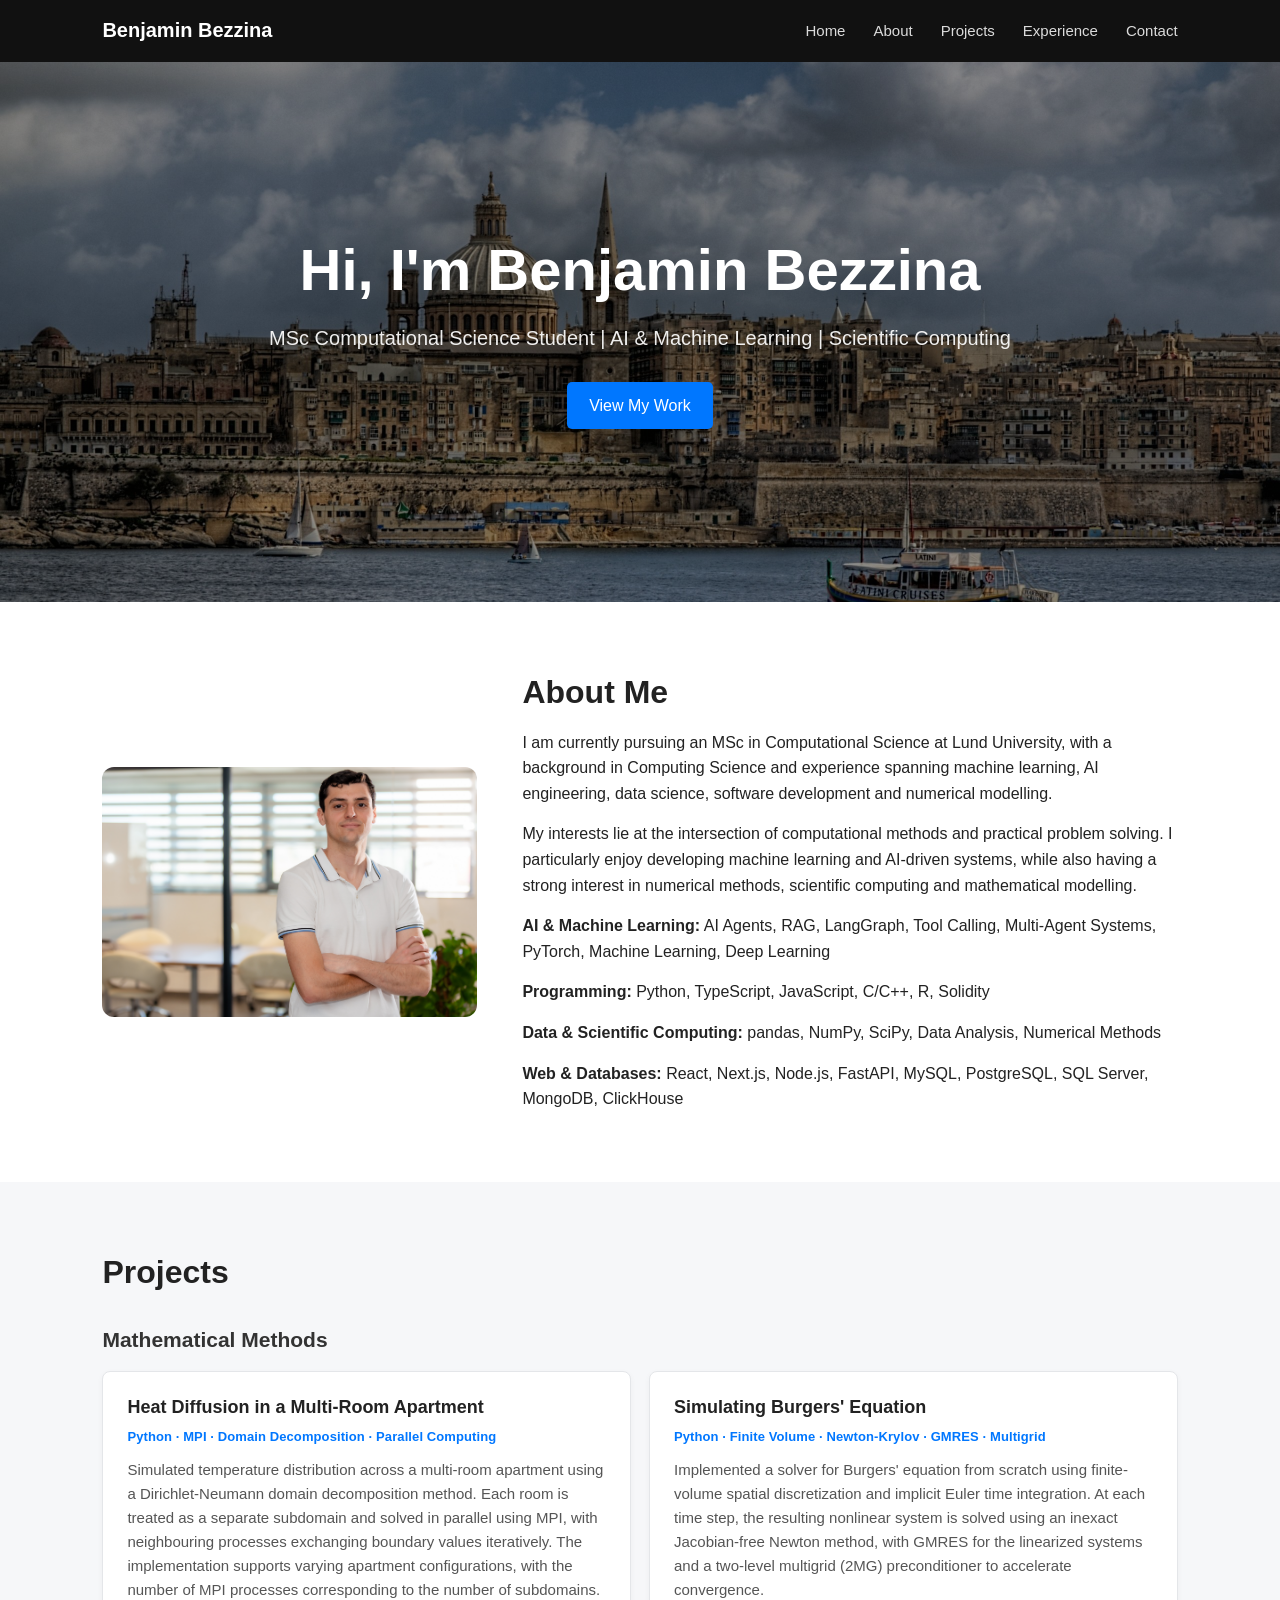
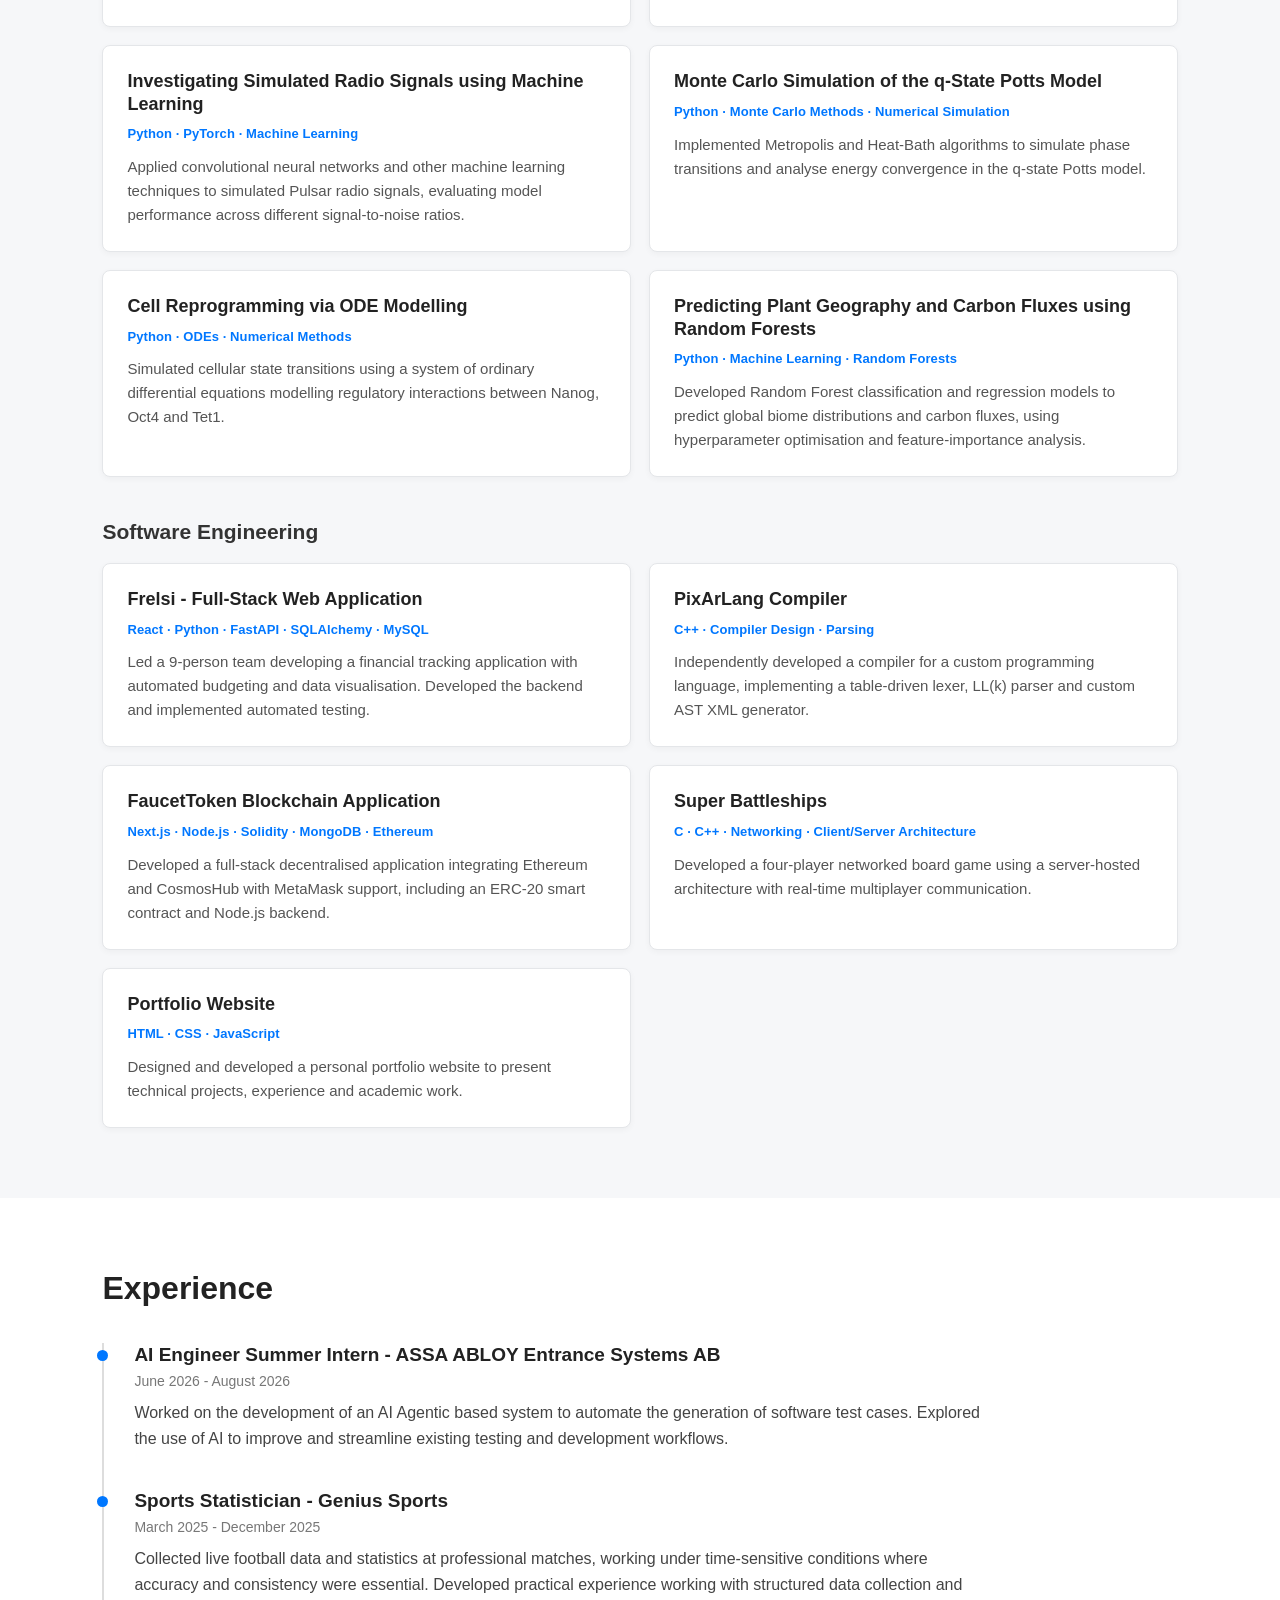
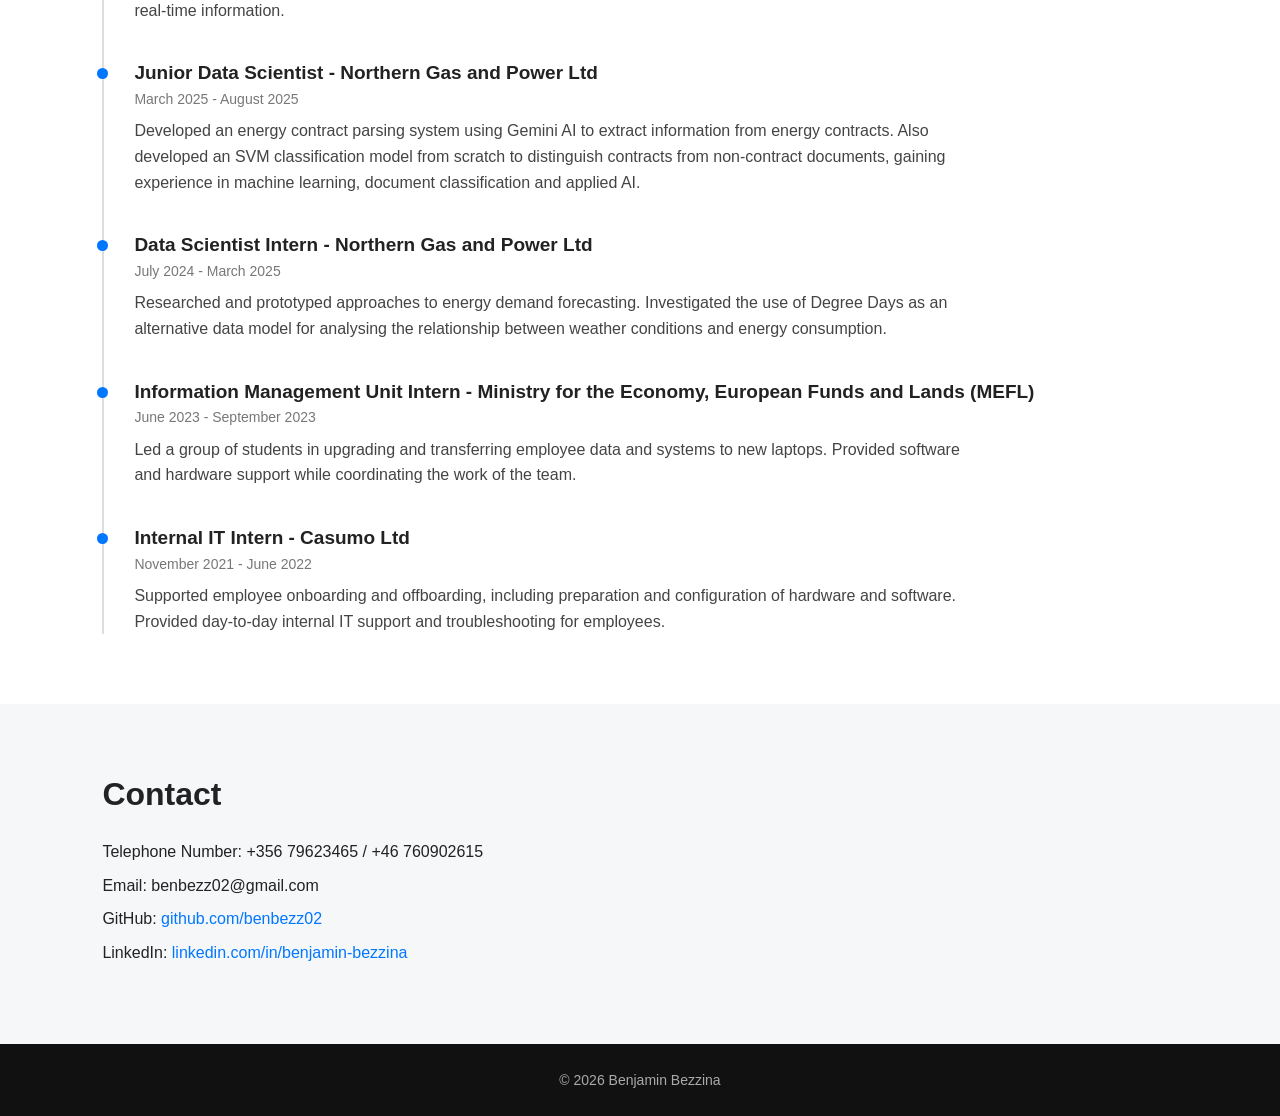
<file: index.html>
<!DOCTYPE html>
<html lang="en">
<head>
  <meta charset="UTF-8">
  <meta name="viewport" content="width=device-width, initial-scale=1.0">
  <title>Benjamin Bezzina | Portfolio</title>
  <link rel="stylesheet" href="style.css">
</head>
<body>

<!-- NAVBAR -->
<header>
  <nav class="navbar">
    <h2 class="logo">Benjamin Bezzina</h2>
    <ul>
      <li><a href="#home">Home</a></li>
      <li><a href="#about">About</a></li>
      <li><a href="#projects">Projects</a></li>
      <li><a href="#experience">Experience</a></li>
      <li><a href="#contact">Contact</a></li>
    </ul>
  </nav>
</header>

<!-- HERO SECTION -->
<section id="home" class="hero">
  <div class="hero-content">
    <h1>Hi, I'm Benjamin Bezzina</h1>
    <p>MSc Computational Science Student | AI & Machine Learning | Scientific Computing</p>
    <a href="#projects" class="btn">View My Work</a>
  </div>
</section>

<!-- ABOUT -->
<section id="about" class="section">
  <div class="container">
    <img src="images/profile.jpg" alt="profile" class="profile-img">
    <div>
      <h2>About Me</h2>
      <p>
        I am currently pursuing an MSc in Computational Science at Lund University,
        with a background in Computing Science and experience spanning machine
        learning, AI engineering, data science, software development and numerical
        modelling.
      </p>
      <p>
        My interests lie at the intersection of computational methods and practical
        problem solving. I particularly enjoy developing machine learning and
        AI-driven systems, while also having a strong interest in numerical methods,
        scientific computing and mathematical modelling.
      </p>
      <p>
        <strong>AI & Machine Learning:</strong>
        AI Agents, RAG, LangGraph, Tool Calling, Multi-Agent Systems,
        PyTorch, Machine Learning, Deep Learning
      </p>
      <p>
        <strong>Programming:</strong>
        Python, TypeScript, JavaScript, C/C++, R, Solidity
      </p>
      <p>
        <strong>Data & Scientific Computing:</strong>
        pandas, NumPy, SciPy, Data Analysis, Numerical Methods
      </p>
      <p>
        <strong>Web & Databases:</strong>
        React, Next.js, Node.js, FastAPI, MySQL, PostgreSQL,
        SQL Server, MongoDB, ClickHouse
      </p>
    </div>
  </div>
</section>

<!-- PROJECTS -->
<section id="projects" class="section light">
  <h2>Projects</h2>

  <h3 class="project-category">Mathematical Methods</h3>

  <div class="cards">

    <div class="card">
      <h4>Heat Diffusion in a Multi-Room Apartment</h4>
      <p class="project-tech">Python · MPI · Domain Decomposition · Parallel Computing</p>
      <p>
        Simulated temperature distribution across a multi-room apartment using a 
        Dirichlet-Neumann domain decomposition method. Each room is treated as a 
        separate subdomain and solved in parallel using MPI, with neighbouring 
        processes exchanging boundary values iteratively. The implementation 
        supports varying apartment configurations, with the number of MPI processes 
        corresponding to the number of subdomains.
      </p>
    </div>

    <div class="card">
      <h4>Simulating Burgers' Equation</h4>
      <p class="project-tech">Python · Finite Volume · Newton-Krylov · GMRES · Multigrid</p>
      <p>
        Implemented a solver for Burgers' equation from scratch using finite-volume 
        spatial discretization and implicit Euler time integration. At each time 
        step, the resulting nonlinear system is solved using an inexact 
        Jacobian-free Newton method, with GMRES for the linearized systems and a 
        two-level multigrid (2MG) preconditioner to accelerate convergence.
      </p>
    </div>

    <div class="card">
      <h4>Investigating Simulated Radio Signals using Machine Learning</h4>
      <p class="project-tech">Python · PyTorch · Machine Learning</p>
      <p>
        Applied convolutional neural networks and other machine learning
        techniques to simulated Pulsar radio signals, evaluating model performance
        across different signal-to-noise ratios.
      </p>
    </div>

    <div class="card">
      <h4>Monte Carlo Simulation of the q-State Potts Model</h4>
      <p class="project-tech">Python · Monte Carlo Methods · Numerical Simulation</p>
      <p>
        Implemented Metropolis and Heat-Bath algorithms to simulate phase
        transitions and analyse energy convergence in the q-state Potts model.
      </p>
    </div>

    <div class="card">
      <h4>Cell Reprogramming via ODE Modelling</h4>
      <p class="project-tech">Python · ODEs · Numerical Methods</p>
      <p>
        Simulated cellular state transitions using a system of ordinary
        differential equations modelling regulatory interactions between
        Nanog, Oct4 and Tet1.
      </p>
    </div>

    <div class="card">
      <h4>Predicting Plant Geography and Carbon Fluxes using Random Forests</h4>
      <p class="project-tech">Python · Machine Learning · Random Forests</p>
      <p>
        Developed Random Forest classification and regression models to predict
        global biome distributions and carbon fluxes, using hyperparameter
        optimisation and feature-importance analysis.
      </p>
    </div>

  </div>


  <h3 class="project-category">Software Engineering</h3>

  <div class="cards">

    <div class="card">
      <h4>Frelsi - Full-Stack Web Application</h4>
      <p class="project-tech">React · Python · FastAPI · SQLAlchemy · MySQL</p>
      <p>
        Led a 9-person team developing a financial tracking application with
        automated budgeting and data visualisation. Developed the backend and
        implemented automated testing.
      </p>
    </div>

    <div class="card">
      <h4>PixArLang Compiler</h4>
      <p class="project-tech">C++ · Compiler Design · Parsing</p>
      <p>
        Independently developed a compiler for a custom programming language,
        implementing a table-driven lexer, LL(k) parser and custom AST XML
        generator.
      </p>
    </div>

    <div class="card">
      <h4>FaucetToken Blockchain Application</h4>
      <p class="project-tech">Next.js · Node.js · Solidity · MongoDB · Ethereum</p>
      <p>
        Developed a full-stack decentralised application integrating Ethereum
        and CosmosHub with MetaMask support, including an ERC-20 smart contract
        and Node.js backend.
      </p>
    </div>

    <div class="card">
      <h4>Super Battleships</h4>
      <p class="project-tech">C · C++ · Networking · Client/Server Architecture</p>
      <p>
        Developed a four-player networked board game using a server-hosted
        architecture with real-time multiplayer communication.
      </p>
    </div>

    <div class="card">
      <h4>Portfolio Website</h4>
      <p class="project-tech">HTML · CSS · JavaScript</p>
      <p>
        Designed and developed a personal portfolio website to present
        technical projects, experience and academic work.
      </p>
    </div>

  </div>
</section>

<!-- EXPERIENCE -->
<section id="experience" class="section">
  <h2>Experience</h2>

  <div class="timeline">
    <div>
      <h3>AI Engineer Summer Intern - ASSA ABLOY Entrance Systems AB</h3>
      <p>June 2026 - August 2026</p>
      <p>Worked on the development of an AI Agentic based system to automate the generation
        of software test cases. Explored the use of AI to improve and streamline
        existing testing and development workflows.</p>
    </div>

    <div>
      <h3>Sports Statistician - Genius Sports</h3>
      <p>March 2025 - December 2025</p>
      <p>Collected live football data and statistics at professional matches,
        working under time-sensitive conditions where accuracy and consistency
        were essential. Developed practical experience working with structured
        data collection and real-time information.</p>
    </div>

    <div>
      <h3>Junior Data Scientist - Northern Gas and Power Ltd</h3>
      <p>March 2025 - August 2025</p>
      <p>Developed an energy contract parsing system using Gemini AI to extract
        information from energy contracts. Also developed an SVM classification
        model from scratch to distinguish contracts from non-contract documents,
        gaining experience in machine learning, document classification and
        applied AI.</p>
    </div>

    <div>
      <h3>Data Scientist Intern - Northern Gas and Power Ltd</h3>
      <p>July 2024 - March 2025</p>
      <p>Researched and prototyped approaches to energy demand forecasting.
        Investigated the use of Degree Days as an alternative data model for
        analysing the relationship between weather conditions and energy
        consumption.</p>
    </div>

    <div>
      <h3>Information Management Unit Intern - Ministry for the Economy, European Funds and Lands (MEFL)</h3>
      <p>June 2023 - September 2023</p>
      <p>Led a group of students in upgrading and transferring employee data and
        systems to new laptops. Provided software and hardware support while
        coordinating the work of the team.</p>
    </div>

    <div>
      <h3>Internal IT Intern - Casumo Ltd</h3>
      <p>November 2021 - June 2022</p>
      <p> Supported employee onboarding and offboarding, including preparation and
        configuration of hardware and software. Provided day-to-day internal IT
        support and troubleshooting for employees.</p>
    </div>
  </div>
</section>

<!-- CONTACT -->
<section id="contact" class="section light">
  <h2>Contact</h2>
  <p>Telephone Number: +356 79623465 / +46 760902615</p>
  <p>Email: benbezz02@gmail.com</p>
  <p>GitHub: <a href="https://github.com/benbezz02">github.com/benbezz02</a></p>
  <p>LinkedIn: <a href="https://www.linkedin.com/in/benjamin-bezzina-727259222">linkedin.com/in/benjamin-bezzina</a></p>
</section>

<footer>
  <p>© 2026 Benjamin Bezzina</p>
</footer>

</body>
</html>
</file>
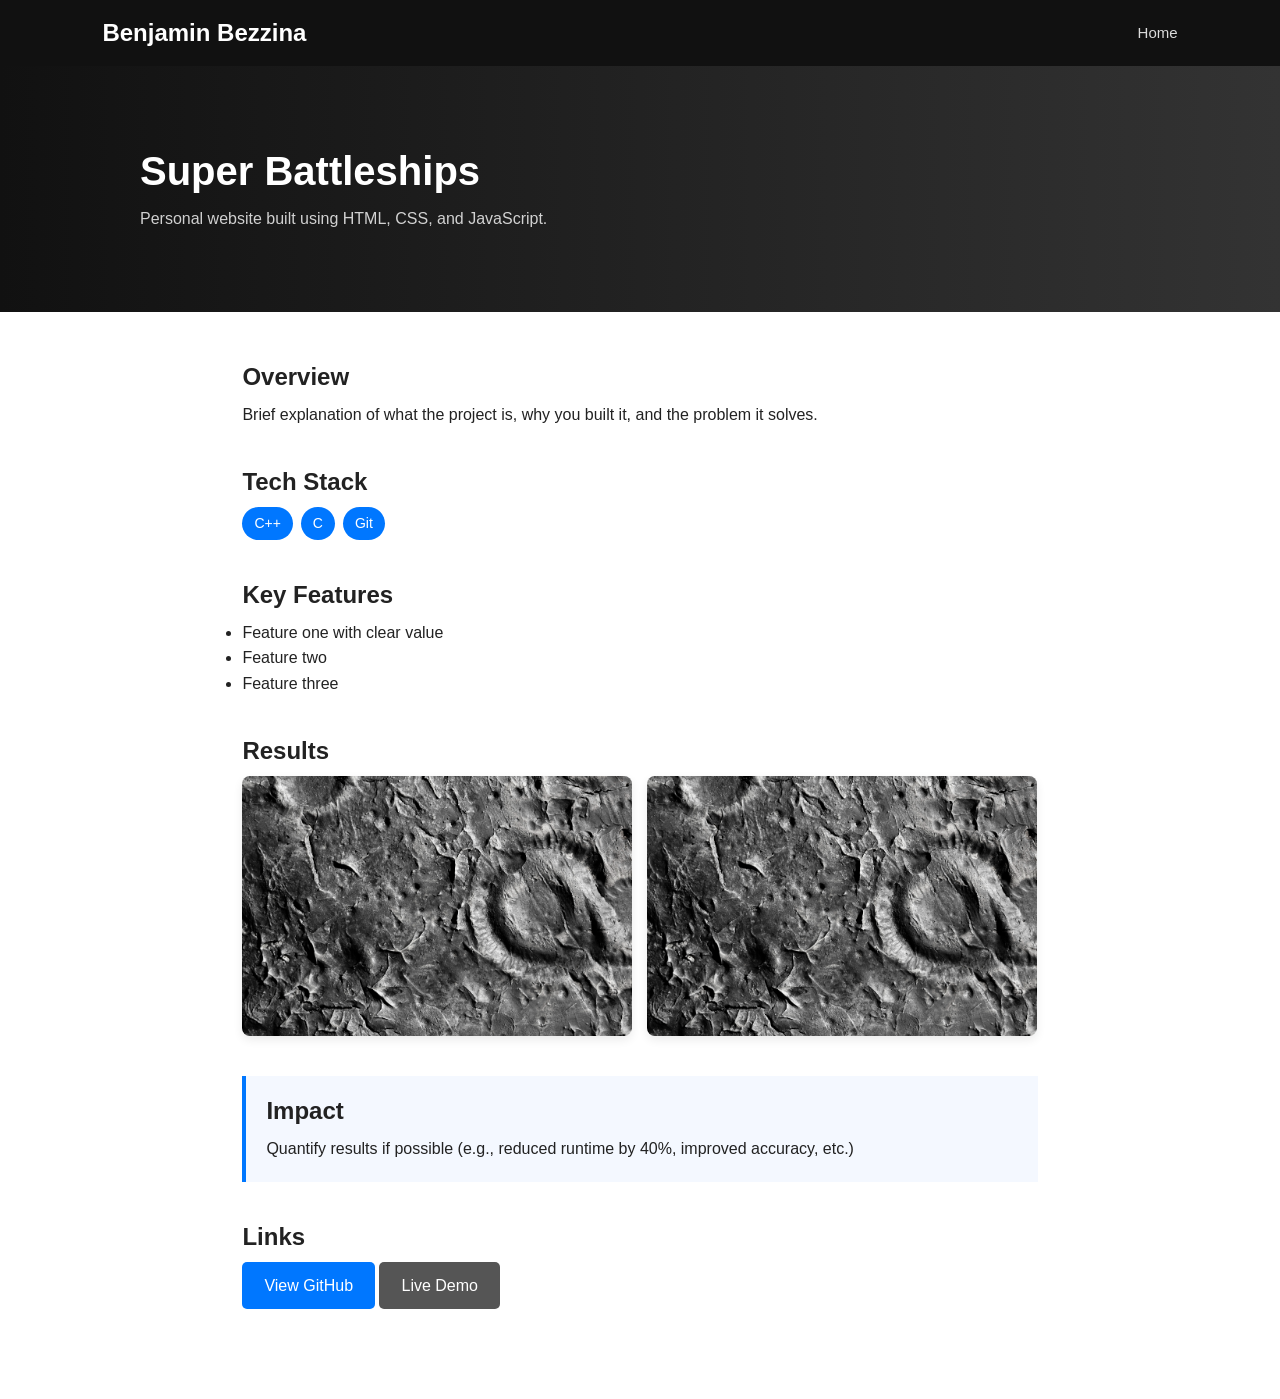
<file: projects/battleships.html>
<!DOCTYPE html>
<html lang="en">
<head>
  <meta charset="UTF-8">
  <meta name="viewport" content="width=device-width, initial-scale=1.0">
  <title>Super Battleships</title>
  <link rel="stylesheet" href="../style.css">
</head>
<body>

<!-- NAV -->
<nav class="navbar">
  <h2>Benjamin Bezzina</h2>
  <ul>
    <li><a href="../index.html">Home</a></li>
  </ul>
</nav>

<!-- HERO -->
<section class="project-hero">
  <h1>Super Battleships</h1>
  <p class="subtitle">Personal website built using HTML, CSS, and JavaScript.</p>
</section>

<!-- MAIN CONTENT -->
<section class="project-container">

  <!-- OVERVIEW -->
  <div class="project-section">
    <h2>Overview</h2>
    <p>
      Brief explanation of what the project is, why you built it, and the problem it solves.
    </p>
  </div>

  <!-- TECH STACK -->
  <div class="project-section">
    <h2>Tech Stack</h2>
    <div class="tags">
      <span>C++</span>
      <span>C</span>
      <span>Git</span>
    </div>
  </div>

  <!-- FEATURES -->
  <div class="project-section">
    <h2>Key Features</h2>
    <ul>
      <li>Feature one with clear value</li>
      <li>Feature two</li>
      <li>Feature three</li>
    </ul>
  </div>

  <!-- IMAGE / RESULTS -->
  <div class="project-section">
    <h2>Results</h2>
    <div class="image-grid">
      <img src="../images/testImage.png">
      <img src="../images/testImage.png">
    </div>
  </div>

  <!-- IMPACT -->
  <div class="project-section highlight">
    <h2>Impact</h2>
    <p>
      Quantify results if possible (e.g., reduced runtime by 40%, improved accuracy, etc.)
    </p>
  </div>

  <!-- LINKS -->
  <div class="project-section">
    <h2>Links</h2>
    <a href="#" class="btn">View GitHub</a>
    <a href="#" class="btn secondary">Live Demo</a>
  </div>

</section>

</body>
</html>
</file>
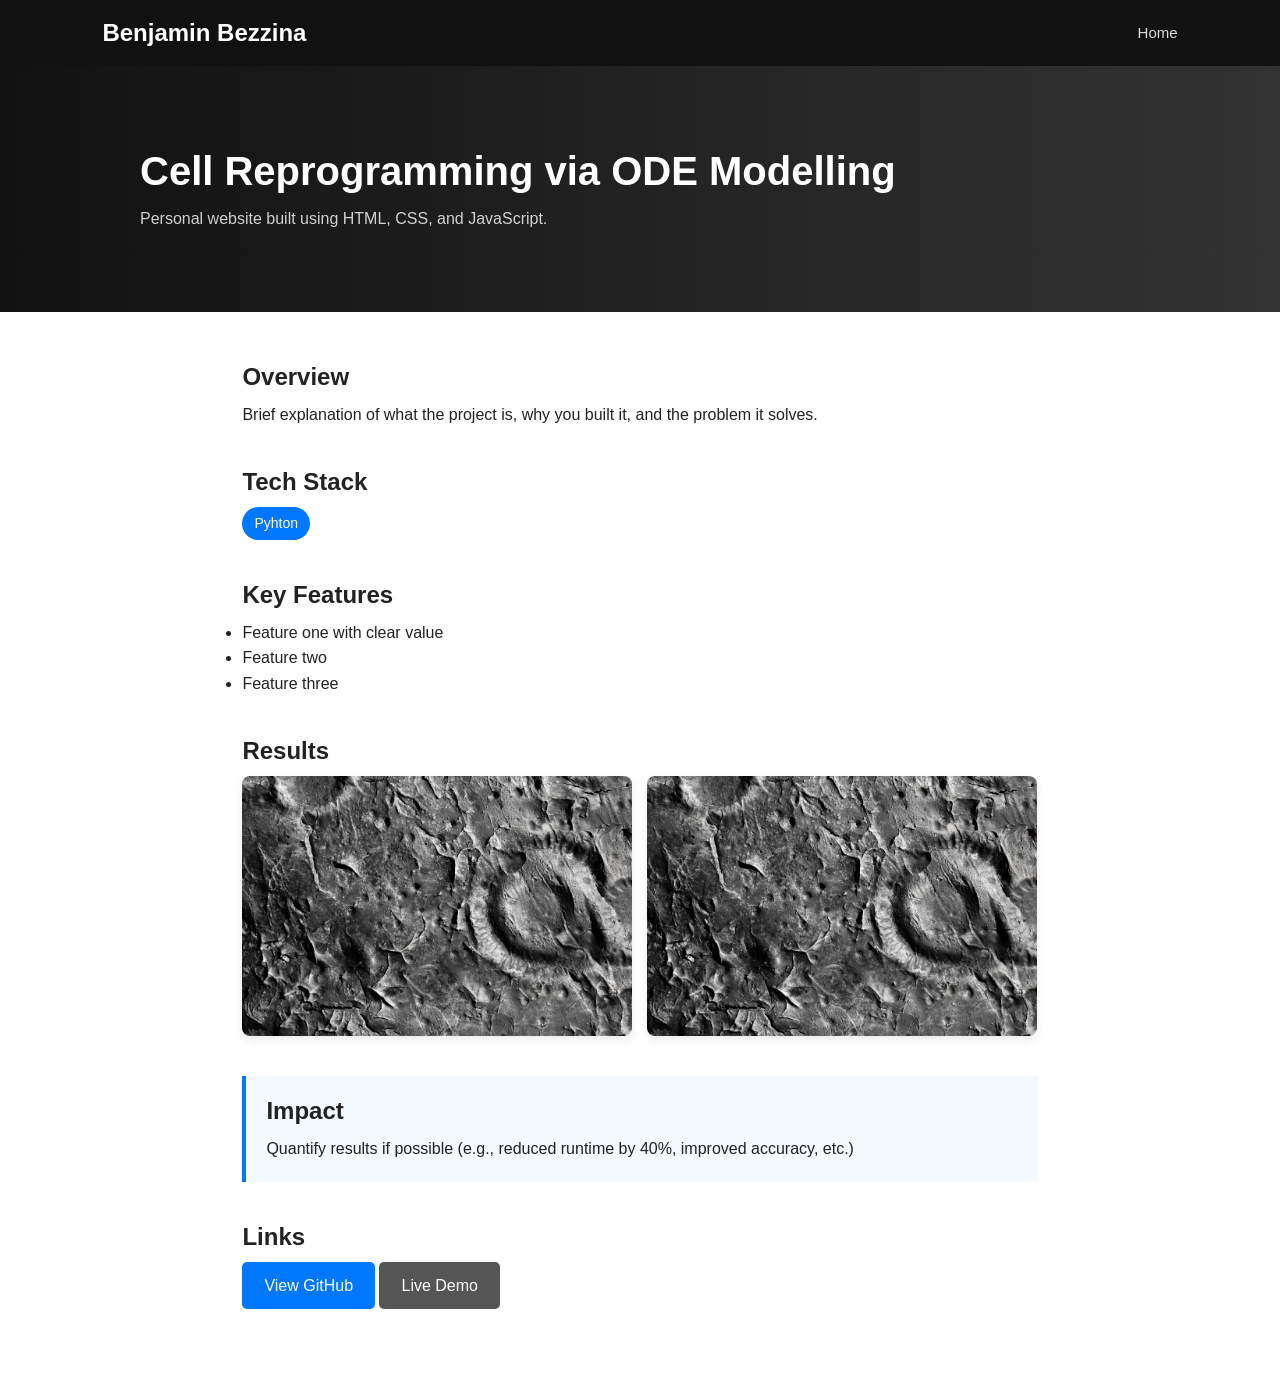
<file: projects/cell_reprogramming.html>
<!DOCTYPE html>
<html lang="en">
<head>
  <meta charset="UTF-8">
  <meta name="viewport" content="width=device-width, initial-scale=1.0">
  <title>Cell Reprogramming</title>
  <link rel="stylesheet" href="../style.css">
</head>
<body>

<!-- NAV -->
<nav class="navbar">
  <h2>Benjamin Bezzina</h2>
  <ul>
    <li><a href="../index.html">Home</a></li>
  </ul>
</nav>

<!-- HERO -->
<section class="project-hero">
  <h1>Cell Reprogramming via ODE Modelling</h1>
  <p class="subtitle">Personal website built using HTML, CSS, and JavaScript.</p>
</section>

<!-- MAIN CONTENT -->
<section class="project-container">

  <!-- OVERVIEW -->
  <div class="project-section">
    <h2>Overview</h2>
    <p>
      Brief explanation of what the project is, why you built it, and the problem it solves.
    </p>
  </div>

  <!-- TECH STACK -->
  <div class="project-section">
    <h2>Tech Stack</h2>
    <div class="tags">
      <span>Pyhton</span>
    </div>
  </div>

  <!-- FEATURES -->
  <div class="project-section">
    <h2>Key Features</h2>
    <ul>
      <li>Feature one with clear value</li>
      <li>Feature two</li>
      <li>Feature three</li>
    </ul>
  </div>

  <!-- IMAGE / RESULTS -->
  <div class="project-section">
    <h2>Results</h2>
    <div class="image-grid">
      <img src="../images/testImage.png">
      <img src="../images/testImage.png">
    </div>
  </div>

  <!-- IMPACT -->
  <div class="project-section highlight">
    <h2>Impact</h2>
    <p>
      Quantify results if possible (e.g., reduced runtime by 40%, improved accuracy, etc.)
    </p>
  </div>

  <!-- LINKS -->
  <div class="project-section">
    <h2>Links</h2>
    <a href="#" class="btn">View GitHub</a>
    <a href="#" class="btn secondary">Live Demo</a>
  </div>

</section>

</body>
</html>
</file>
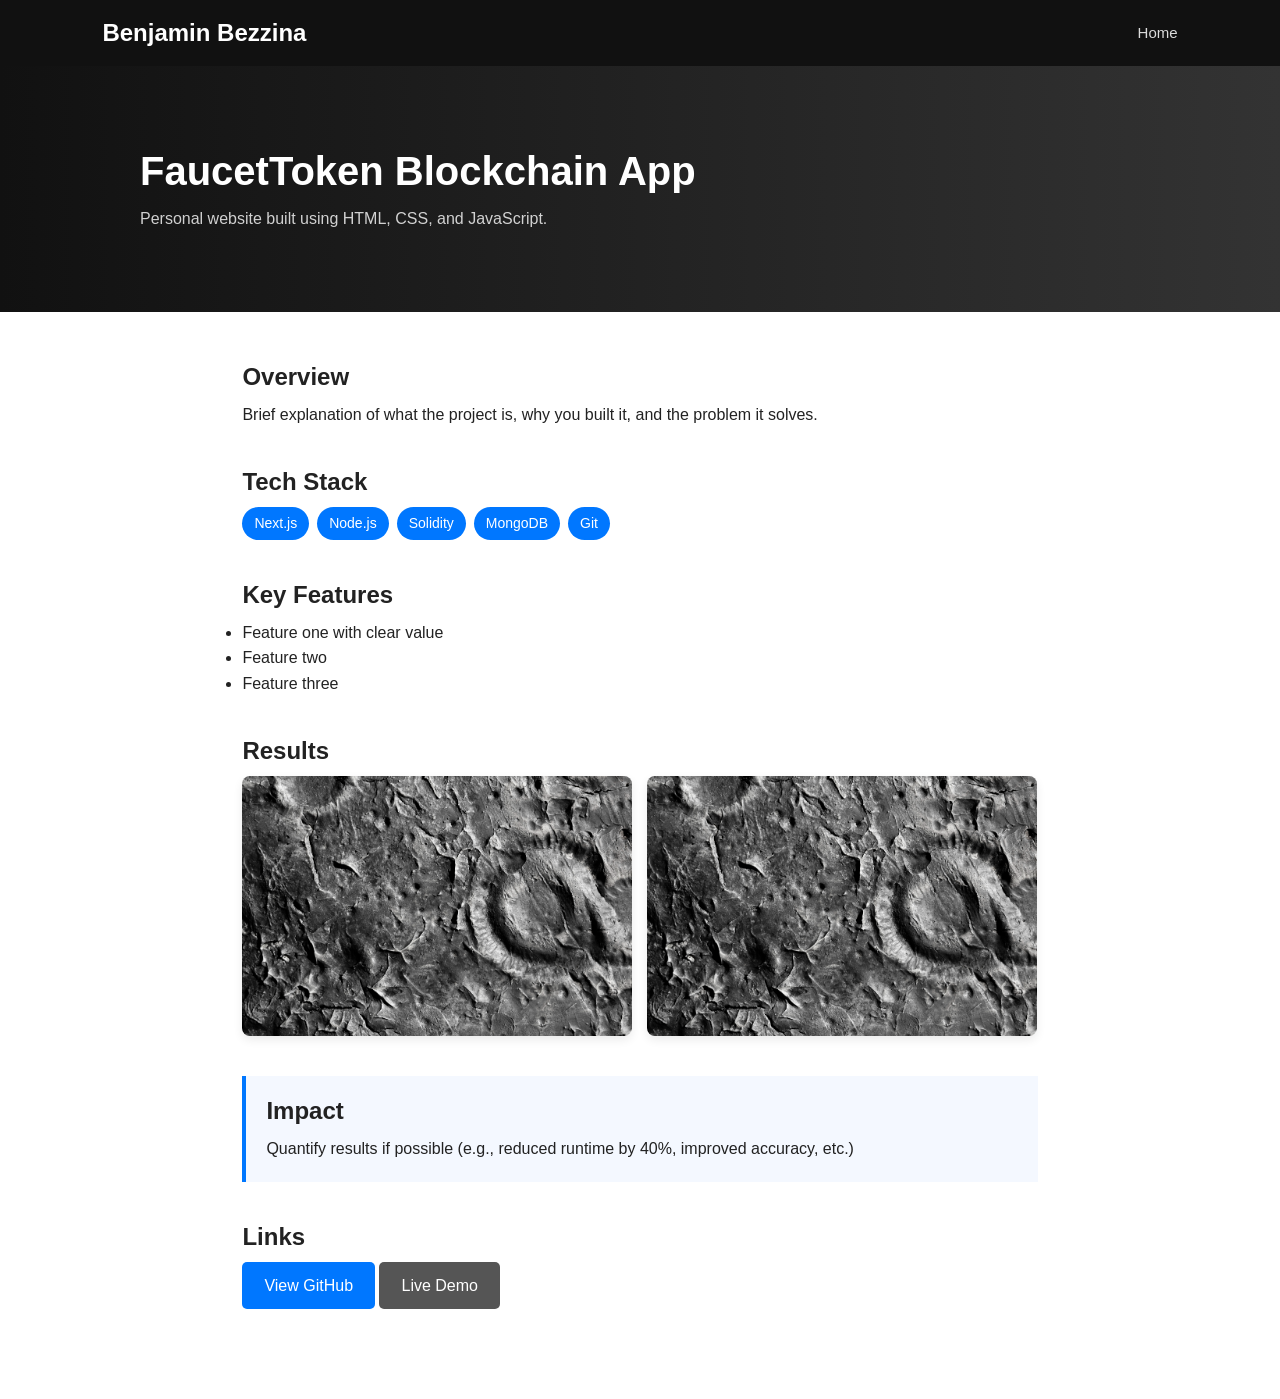
<file: projects/faucet_token.html>
<!DOCTYPE html>
<html lang="en">
<head>
  <meta charset="UTF-8">
  <meta name="viewport" content="width=device-width, initial-scale=1.0">
  <title>FaucetToken</title>
  <link rel="stylesheet" href="../style.css">
</head>
<body>

<!-- NAV -->
<nav class="navbar">
  <h2>Benjamin Bezzina</h2>
  <ul>
    <li><a href="../index.html">Home</a></li>
  </ul>
</nav>

<!-- HERO -->
<section class="project-hero">
  <h1>FaucetToken Blockchain App</h1>
  <p class="subtitle">Personal website built using HTML, CSS, and JavaScript.</p>
</section>

<!-- MAIN CONTENT -->
<section class="project-container">

  <!-- OVERVIEW -->
  <div class="project-section">
    <h2>Overview</h2>
    <p>
      Brief explanation of what the project is, why you built it, and the problem it solves.
    </p>
  </div>

  <!-- TECH STACK -->
  <div class="project-section">
    <h2>Tech Stack</h2>
    <div class="tags">
      <span>Next.js</span>
      <span>Node.js</span>
      <span>Solidity</span>
      <span>MongoDB</span>
      <span>Git</span>
    </div>
  </div>

  <!-- FEATURES -->
  <div class="project-section">
    <h2>Key Features</h2>
    <ul>
      <li>Feature one with clear value</li>
      <li>Feature two</li>
      <li>Feature three</li>
    </ul>
  </div>

  <!-- IMAGE / RESULTS -->
  <div class="project-section">
    <h2>Results</h2>
    <div class="image-grid">
      <img src="../images/testImage.png">
      <img src="../images/testImage.png">
    </div>
  </div>

  <!-- IMPACT -->
  <div class="project-section highlight">
    <h2>Impact</h2>
    <p>
      Quantify results if possible (e.g., reduced runtime by 40%, improved accuracy, etc.)
    </p>
  </div>

  <!-- LINKS -->
  <div class="project-section">
    <h2>Links</h2>
    <a href="#" class="btn">View GitHub</a>
    <a href="#" class="btn secondary">Live Demo</a>
  </div>

</section>

</body>
</html>
</file>
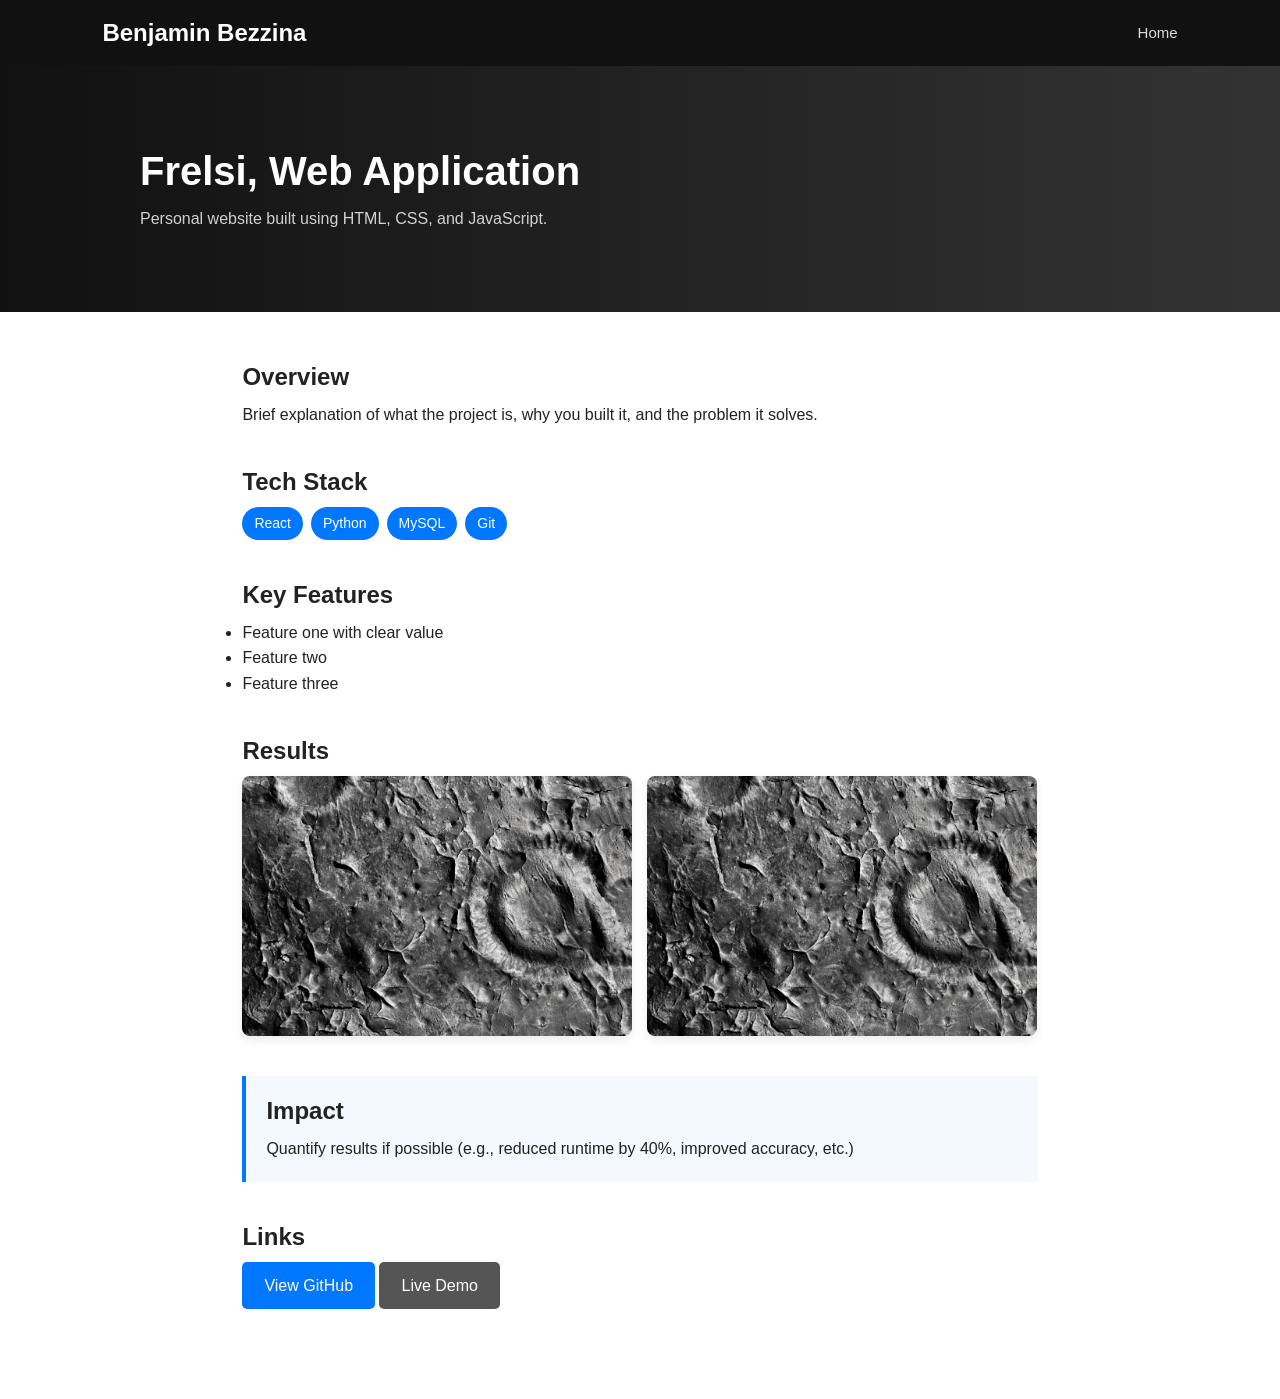
<file: projects/frelsi.html>
<!DOCTYPE html>
<html lang="en">
<head>
  <meta charset="UTF-8">
  <meta name="viewport" content="width=device-width, initial-scale=1.0">
  <title>Frelsi</title>
  <link rel="stylesheet" href="../style.css">
</head>
<body>

<!-- NAV -->
<nav class="navbar">
  <h2>Benjamin Bezzina</h2>
  <ul>
    <li><a href="../index.html">Home</a></li>
  </ul>
</nav>

<!-- HERO -->
<section class="project-hero">
  <h1>Frelsi, Web Application</h1>
  <p class="subtitle">Personal website built using HTML, CSS, and JavaScript.</p>
</section>

<!-- MAIN CONTENT -->
<section class="project-container">

  <!-- OVERVIEW -->
  <div class="project-section">
    <h2>Overview</h2>
    <p>
      Brief explanation of what the project is, why you built it, and the problem it solves.
    </p>
  </div>

  <!-- TECH STACK -->
  <div class="project-section">
    <h2>Tech Stack</h2>
    <div class="tags">
      <span>React</span>
      <span>Python</span>
      <span>MySQL</span>
      <span>Git</span>
    </div>
  </div>

  <!-- FEATURES -->
  <div class="project-section">
    <h2>Key Features</h2>
    <ul>
      <li>Feature one with clear value</li>
      <li>Feature two</li>
      <li>Feature three</li>
    </ul>
  </div>

  <!-- IMAGE / RESULTS -->
  <div class="project-section">
    <h2>Results</h2>
    <div class="image-grid">
      <img src="../images/testImage.png">
      <img src="../images/testImage.png">
    </div>
  </div>

  <!-- IMPACT -->
  <div class="project-section highlight">
    <h2>Impact</h2>
    <p>
      Quantify results if possible (e.g., reduced runtime by 40%, improved accuracy, etc.)
    </p>
  </div>

  <!-- LINKS -->
  <div class="project-section">
    <h2>Links</h2>
    <a href="#" class="btn">View GitHub</a>
    <a href="#" class="btn secondary">Live Demo</a>
  </div>

</section>

</body>
</html>
</file>
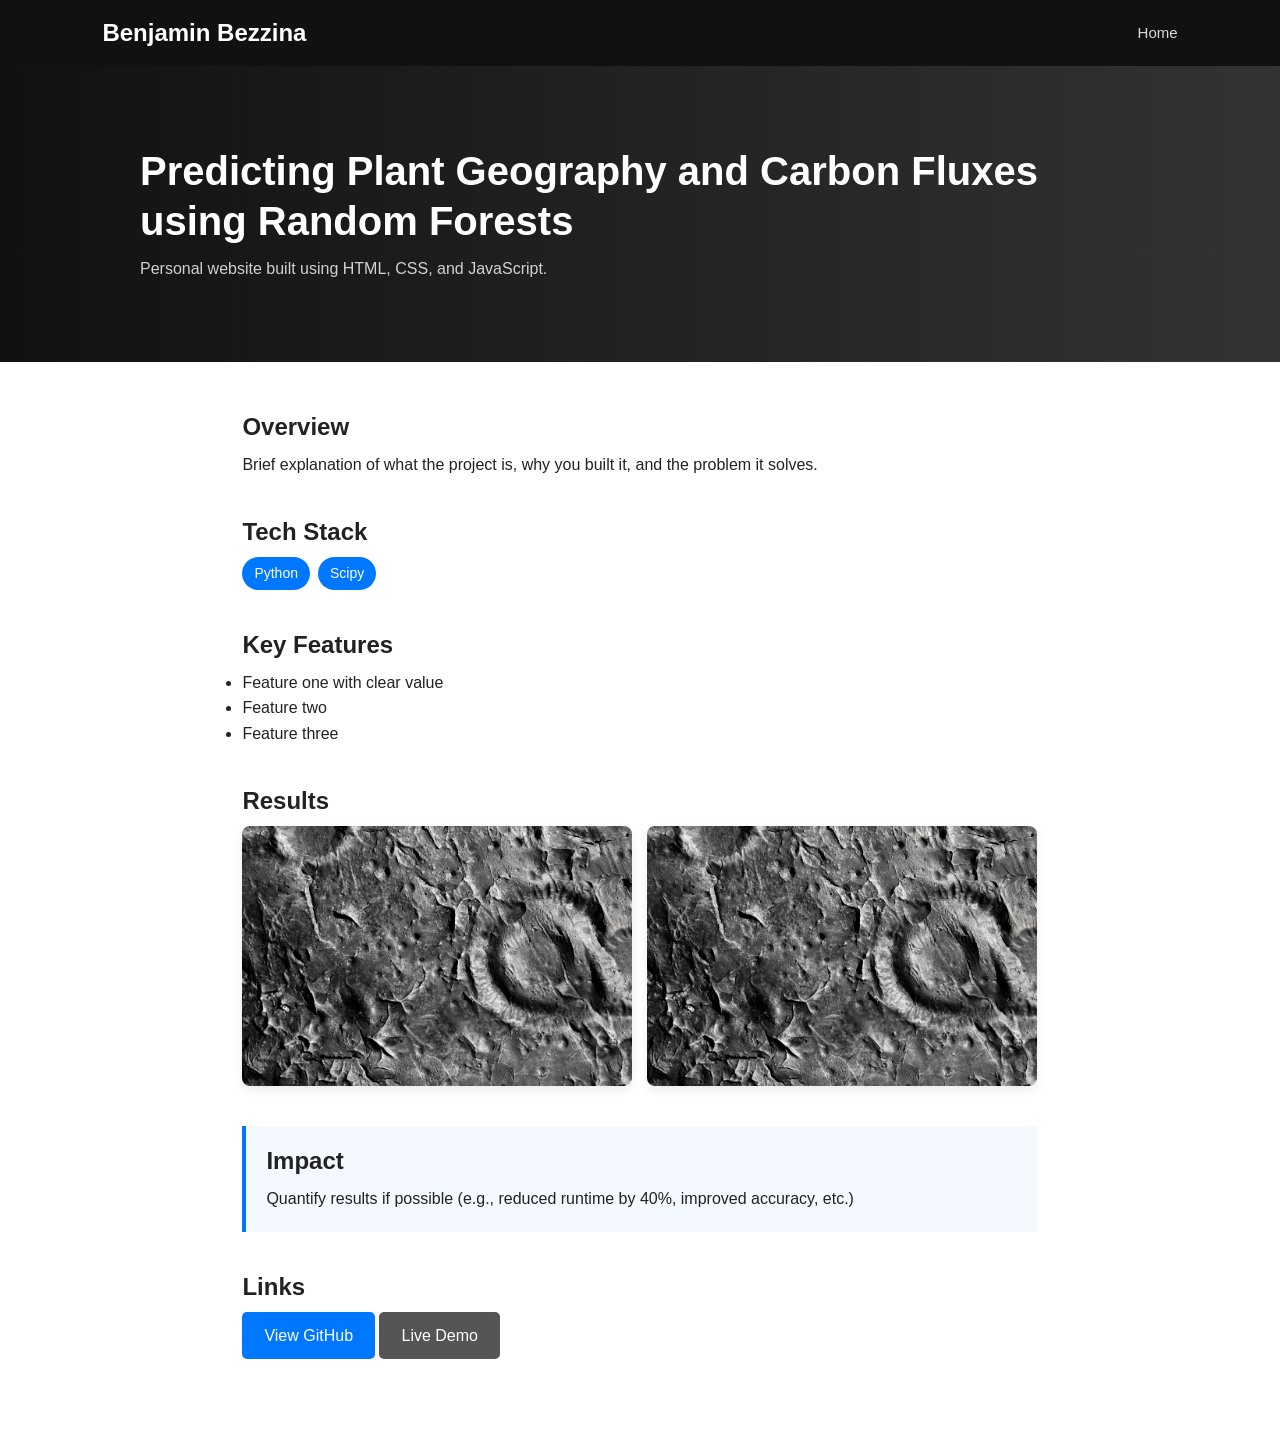
<file: projects/geog_random_forest.html>
<!DOCTYPE html>
<html lang="en">
<head>
  <meta charset="UTF-8">
  <meta name="viewport" content="width=device-width, initial-scale=1.0">
  <title>Random Forest</title>
  <link rel="stylesheet" href="../style.css">
</head>
<body>

<!-- NAV -->
<nav class="navbar">
  <h2>Benjamin Bezzina</h2>
  <ul>
    <li><a href="../index.html">Home</a></li>
  </ul>
</nav>

<!-- HERO -->
<section class="project-hero">
  <h1>Predicting Plant Geography and Carbon Fluxes using Random Forests</h1>
  <p class="subtitle">Personal website built using HTML, CSS, and JavaScript.</p>
</section>

<!-- MAIN CONTENT -->
<section class="project-container">

  <!-- OVERVIEW -->
  <div class="project-section">
    <h2>Overview</h2>
    <p>
      Brief explanation of what the project is, why you built it, and the problem it solves.
    </p>
  </div>

  <!-- TECH STACK -->
  <div class="project-section">
    <h2>Tech Stack</h2>
    <div class="tags">
      <span>Python</span>
      <span>Scipy</span>
    </div>
  </div>

  <!-- FEATURES -->
  <div class="project-section">
    <h2>Key Features</h2>
    <ul>
      <li>Feature one with clear value</li>
      <li>Feature two</li>
      <li>Feature three</li>
    </ul>
  </div>

  <!-- IMAGE / RESULTS -->
  <div class="project-section">
    <h2>Results</h2>
    <div class="image-grid">
      <img src="../images/testImage.png">
      <img src="../images/testImage.png">
    </div>
  </div>

  <!-- IMPACT -->
  <div class="project-section highlight">
    <h2>Impact</h2>
    <p>
      Quantify results if possible (e.g., reduced runtime by 40%, improved accuracy, etc.)
    </p>
  </div>

  <!-- LINKS -->
  <div class="project-section">
    <h2>Links</h2>
    <a href="#" class="btn">View GitHub</a>
    <a href="#" class="btn secondary">Live Demo</a>
  </div>

</section>

</body>
</html>
</file>
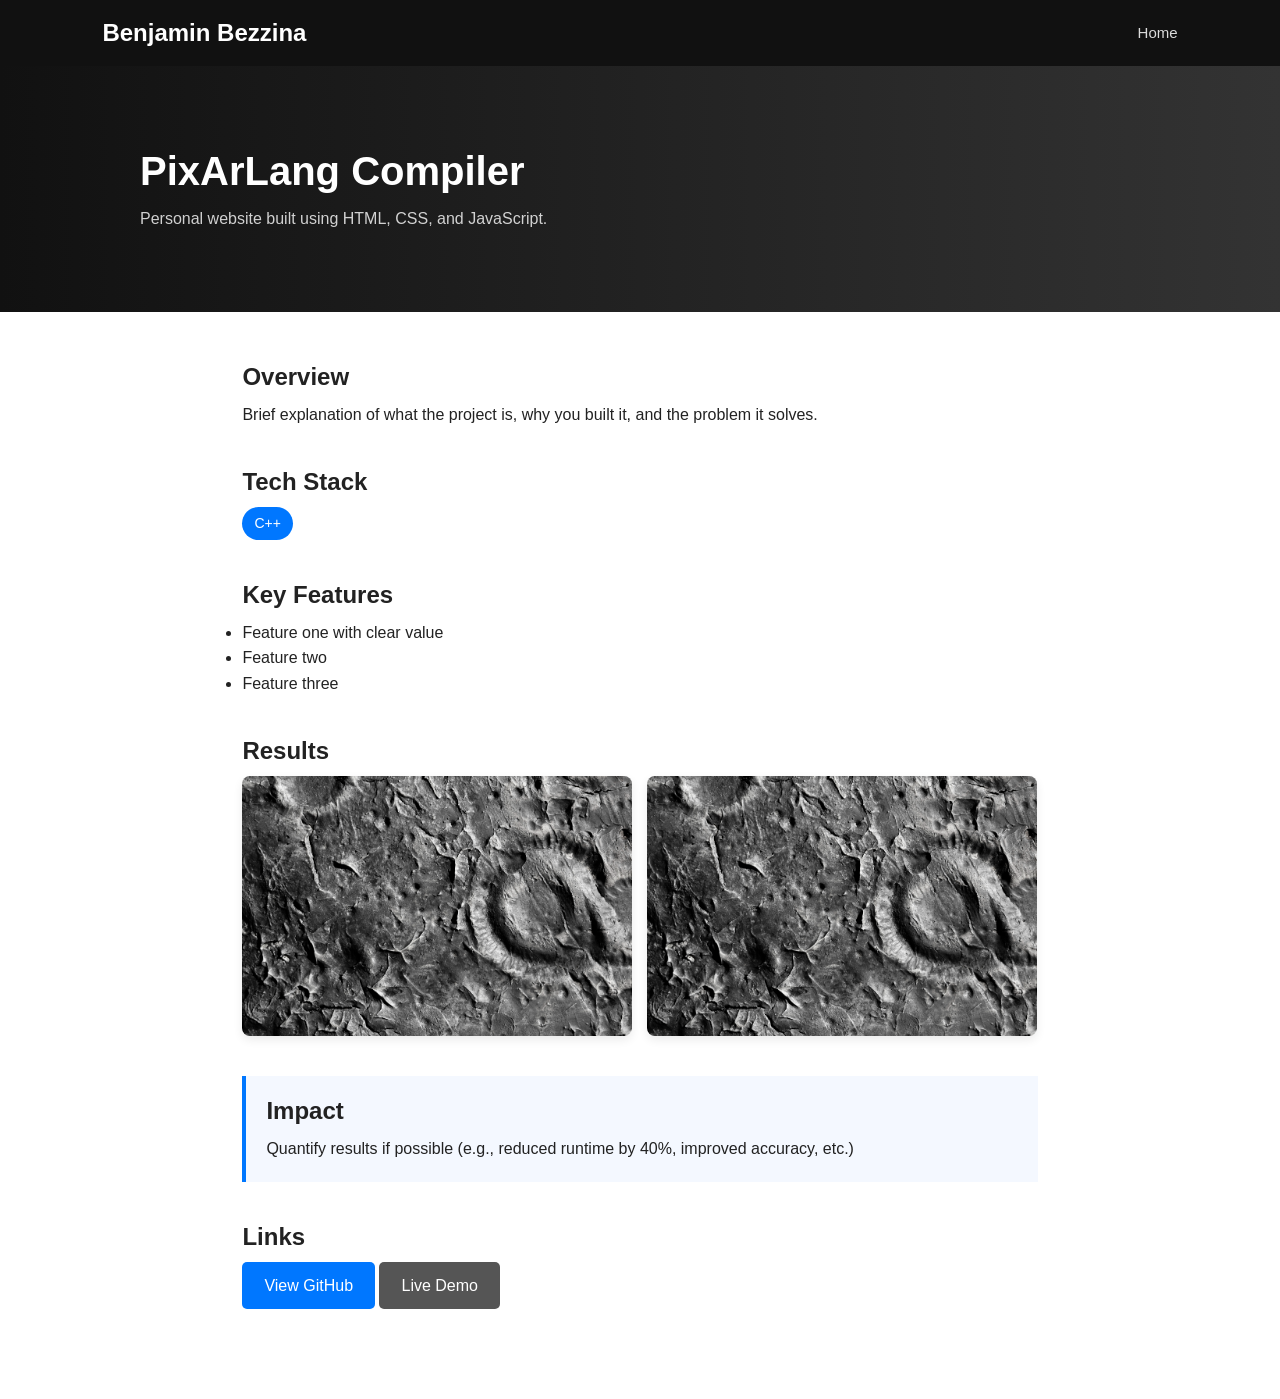
<file: projects/pixarlang.html>
<!DOCTYPE html>
<html lang="en">
<head>
  <meta charset="UTF-8">
  <meta name="viewport" content="width=device-width, initial-scale=1.0">
  <title>PixArLang</title>
  <link rel="stylesheet" href="../style.css">
</head>
<body>

<!-- NAV -->
<nav class="navbar">
  <h2>Benjamin Bezzina</h2>
  <ul>
    <li><a href="../index.html">Home</a></li>
  </ul>
</nav>

<!-- HERO -->
<section class="project-hero">
  <h1>PixArLang Compiler</h1>
  <p class="subtitle">Personal website built using HTML, CSS, and JavaScript.</p>
</section>

<!-- MAIN CONTENT -->
<section class="project-container">

  <!-- OVERVIEW -->
  <div class="project-section">
    <h2>Overview</h2>
    <p>
      Brief explanation of what the project is, why you built it, and the problem it solves.
    </p>
  </div>

  <!-- TECH STACK -->
  <div class="project-section">
    <h2>Tech Stack</h2>
    <div class="tags">
      <span>C++</span>
    </div>
  </div>

  <!-- FEATURES -->
  <div class="project-section">
    <h2>Key Features</h2>
    <ul>
      <li>Feature one with clear value</li>
      <li>Feature two</li>
      <li>Feature three</li>
    </ul>
  </div>

  <!-- IMAGE / RESULTS -->
  <div class="project-section">
    <h2>Results</h2>
    <div class="image-grid">
      <img src="../images/testImage.png">
      <img src="../images/testImage.png">
    </div>
  </div>

  <!-- IMPACT -->
  <div class="project-section highlight">
    <h2>Impact</h2>
    <p>
      Quantify results if possible (e.g., reduced runtime by 40%, improved accuracy, etc.)
    </p>
  </div>

  <!-- LINKS -->
  <div class="project-section">
    <h2>Links</h2>
    <a href="#" class="btn">View GitHub</a>
    <a href="#" class="btn secondary">Live Demo</a>
  </div>

</section>

</body>
</html>
</file>
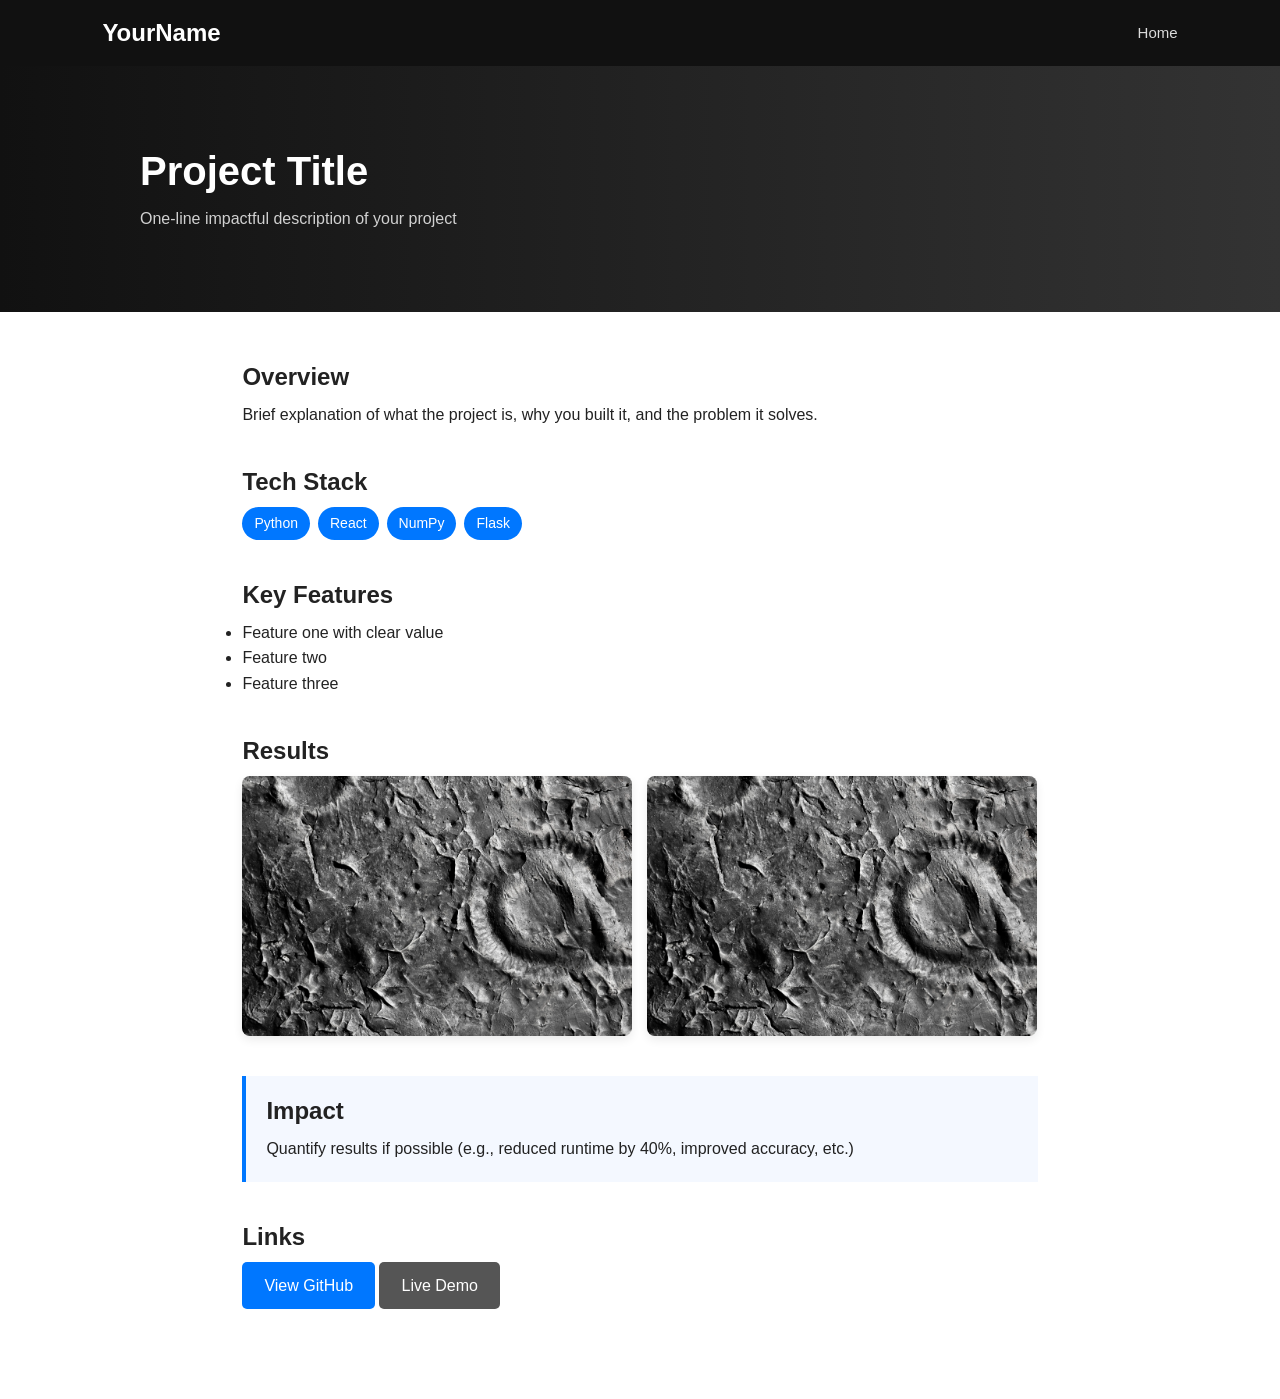
<file: projects/portfolio.html>
<!DOCTYPE html>
<html lang="en">
<head>
  <meta charset="UTF-8">
  <meta name="viewport" content="width=device-width, initial-scale=1.0">
  <title>Project Title</title>
  <link rel="stylesheet" href="../style.css">
</head>
<body>

<!-- NAV -->
<nav class="navbar">
  <h2>YourName</h2>
  <ul>
    <li><a href="../index.html">Home</a></li>
  </ul>
</nav>

<!-- HERO -->
<section class="project-hero">
  <h1>Project Title</h1>
  <p class="subtitle">One-line impactful description of your project</p>
</section>

<!-- MAIN CONTENT -->
<section class="project-container">

  <!-- OVERVIEW -->
  <div class="project-section">
    <h2>Overview</h2>
    <p>
      Brief explanation of what the project is, why you built it, and the problem it solves.
    </p>
  </div>

  <!-- TECH STACK -->
  <div class="project-section">
    <h2>Tech Stack</h2>
    <div class="tags">
      <span>Python</span>
      <span>React</span>
      <span>NumPy</span>
      <span>Flask</span>
    </div>
  </div>

  <!-- FEATURES -->
  <div class="project-section">
    <h2>Key Features</h2>
    <ul>
      <li>Feature one with clear value</li>
      <li>Feature two</li>
      <li>Feature three</li>
    </ul>
  </div>

  <!-- IMAGE / RESULTS -->
  <div class="project-section">
    <h2>Results</h2>
    <div class="image-grid">
      <img src="../images/testImage.png">
      <img src="../images/testImage.png">
    </div>
  </div>

  <!-- IMPACT -->
  <div class="project-section highlight">
    <h2>Impact</h2>
    <p>
      Quantify results if possible (e.g., reduced runtime by 40%, improved accuracy, etc.)
    </p>
  </div>

  <!-- LINKS -->
  <div class="project-section">
    <h2>Links</h2>
    <a href="#" class="btn">View GitHub</a>
    <a href="#" class="btn secondary">Live Demo</a>
  </div>

</section>

</body>
</html>
</file>
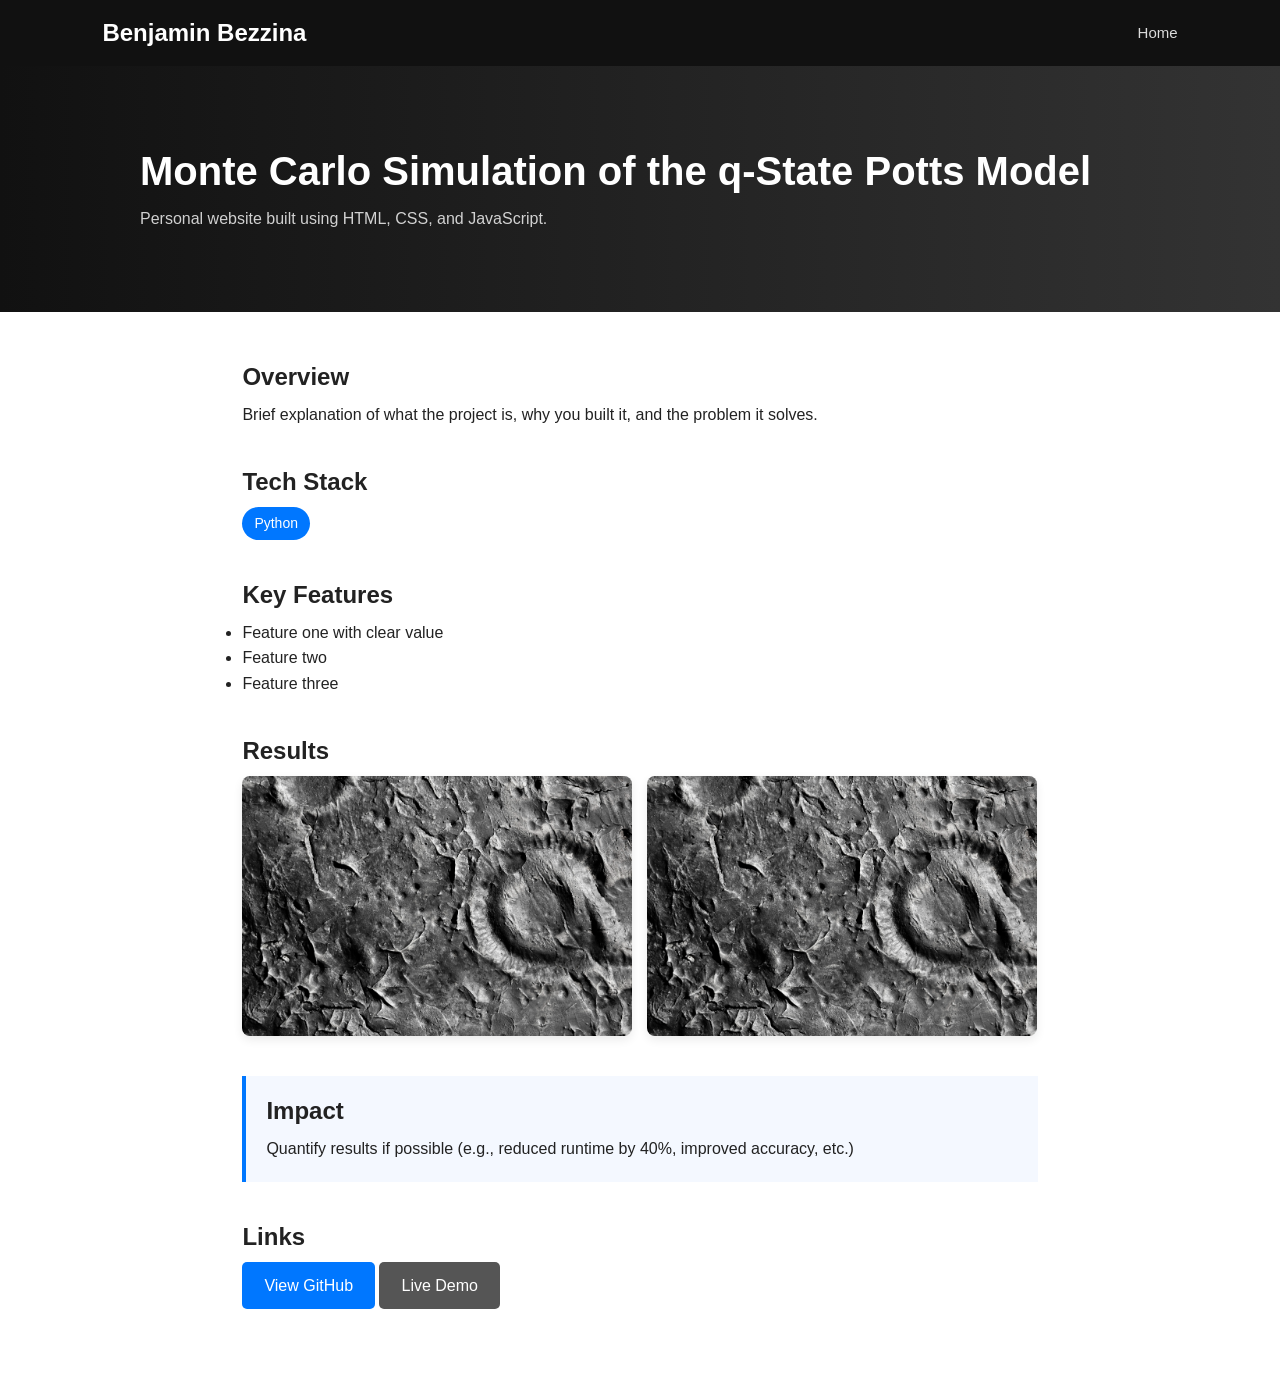
<file: projects/q_states_potts.html>
<!DOCTYPE html>
<html lang="en">
<head>
  <meta charset="UTF-8">
  <meta name="viewport" content="width=device-width, initial-scale=1.0">
  <title>q-State Potts Model</title>
  <link rel="stylesheet" href="../style.css">
</head>
<body>

<!-- NAV -->
<nav class="navbar">
  <h2>Benjamin Bezzina</h2>
  <ul>
    <li><a href="../index.html">Home</a></li>
  </ul>
</nav>

<!-- HERO -->
<section class="project-hero">
  <h1>Monte Carlo Simulation of the q-State Potts Model</h1>
  <p class="subtitle">Personal website built using HTML, CSS, and JavaScript.</p>
</section>

<!-- MAIN CONTENT -->
<section class="project-container">

  <!-- OVERVIEW -->
  <div class="project-section">
    <h2>Overview</h2>
    <p>
      Brief explanation of what the project is, why you built it, and the problem it solves.
    </p>
  </div>

  <!-- TECH STACK -->
  <div class="project-section">
    <h2>Tech Stack</h2>
    <div class="tags">
      <span>Python</span>
    </div>
  </div>

  <!-- FEATURES -->
  <div class="project-section">
    <h2>Key Features</h2>
    <ul>
      <li>Feature one with clear value</li>
      <li>Feature two</li>
      <li>Feature three</li>
    </ul>
  </div>

  <!-- IMAGE / RESULTS -->
  <div class="project-section">
    <h2>Results</h2>
    <div class="image-grid">
      <img src="../images/testImage.png">
      <img src="../images/testImage.png">
    </div>
  </div>

  <!-- IMPACT -->
  <div class="project-section highlight">
    <h2>Impact</h2>
    <p>
      Quantify results if possible (e.g., reduced runtime by 40%, improved accuracy, etc.)
    </p>
  </div>

  <!-- LINKS -->
  <div class="project-section">
    <h2>Links</h2>
    <a href="#" class="btn">View GitHub</a>
    <a href="#" class="btn secondary">Live Demo</a>
  </div>

</section>

</body>
</html>
</file>
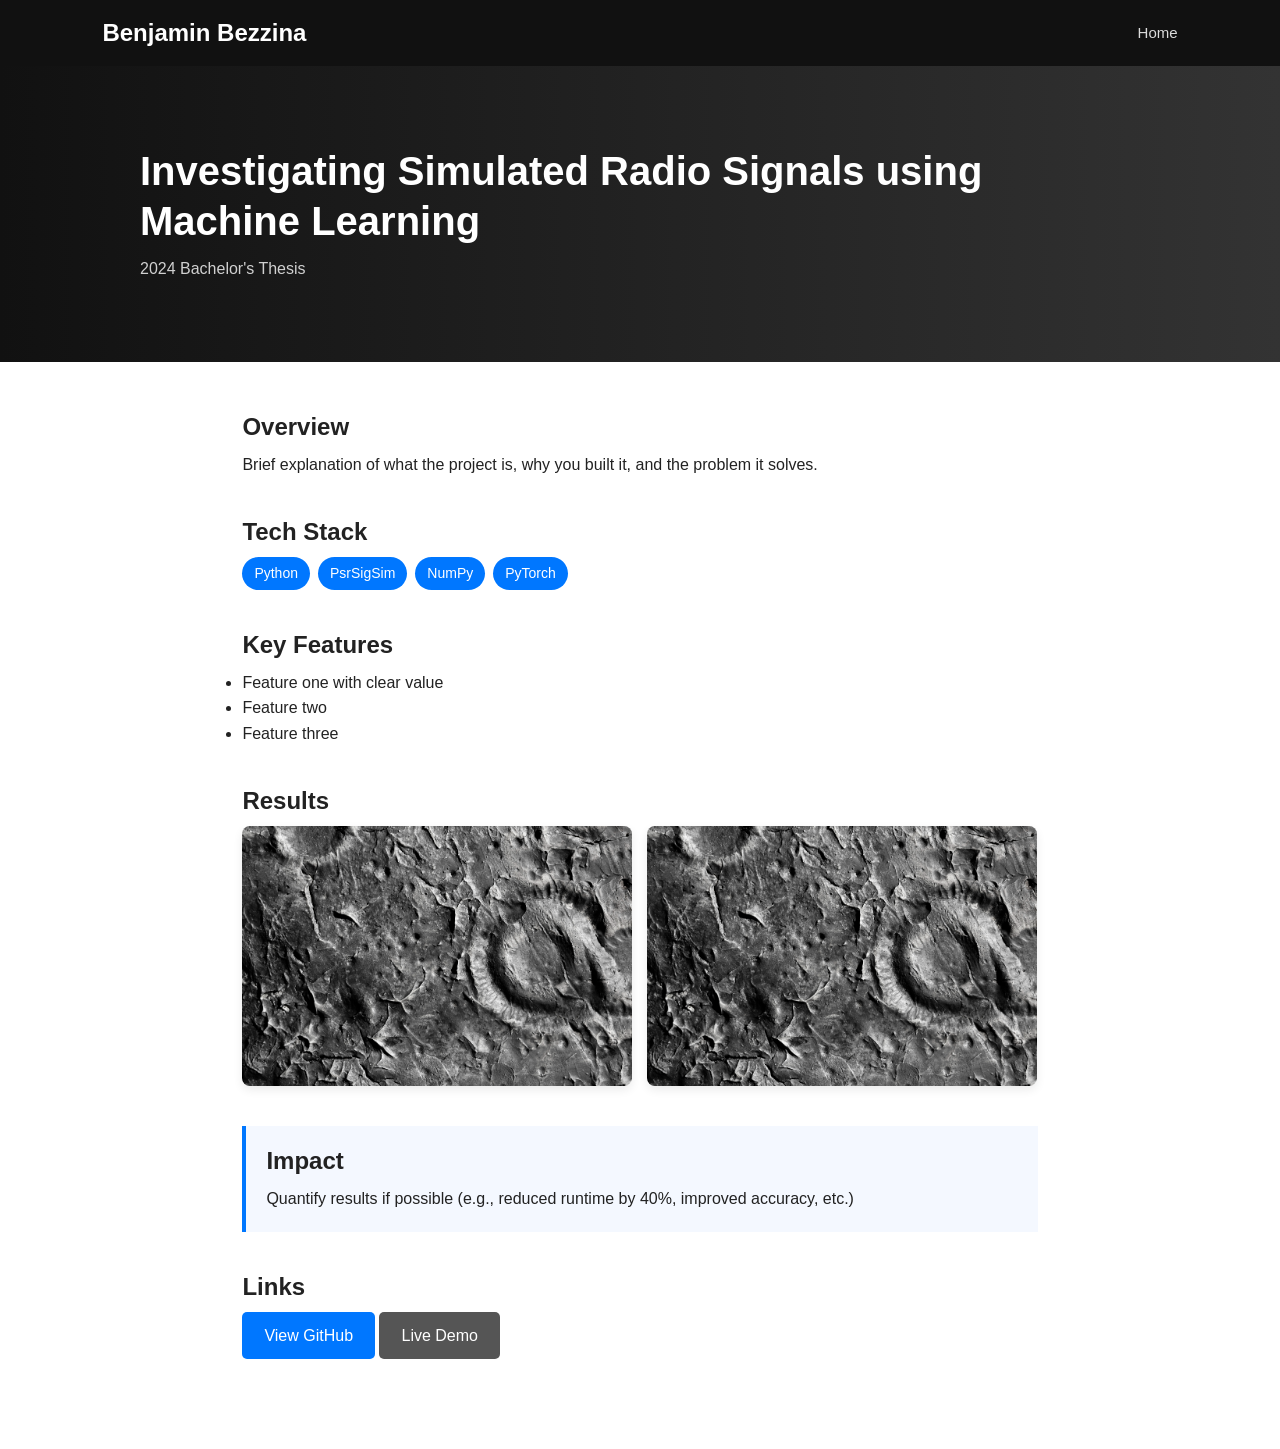
<file: projects/signal_ml.html>
<!DOCTYPE html>
<html lang="en">
<head>
  <meta charset="UTF-8">
  <meta name="viewport" content="width=device-width, initial-scale=1.0">
  <title>Investigating Simulated Radio Signals using Machine Learning</title>
  <link rel="stylesheet" href="../style.css">
</head>
<body>

<!-- NAV -->
<nav class="navbar">
  <h2>Benjamin Bezzina</h2>
  <ul>
    <li><a href="../index.html">Home</a></li>
  </ul>
</nav>

<!-- HERO -->
<section class="project-hero">
  <h1>Investigating Simulated Radio Signals using Machine Learning</h1>
  <p class="subtitle">2024 Bachelor's Thesis</p>
</section>

<!-- MAIN CONTENT -->
<section class="project-container">

  <!-- OVERVIEW -->
  <div class="project-section">
    <h2>Overview</h2>
    <p>
      Brief explanation of what the project is, why you built it, and the problem it solves.
    </p>
  </div>

  <!-- TECH STACK -->
  <div class="project-section">
    <h2>Tech Stack</h2>
    <div class="tags">
      <span>Python</span>
      <span>PsrSigSim</span>
      <span>NumPy</span>
      <span>PyTorch</span>
    </div>
  </div>

  <!-- FEATURES -->
  <div class="project-section">
    <h2>Key Features</h2>
    <ul>
      <li>Feature one with clear value</li>
      <li>Feature two</li>
      <li>Feature three</li>
    </ul>
  </div>

  <!-- IMAGE / RESULTS -->
  <div class="project-section">
    <h2>Results</h2>
    <div class="image-grid">
      <img src="../images/testImage.png">
      <img src="../images/testImage.png">
    </div>
  </div>

  <!-- IMPACT -->
  <div class="project-section highlight">
    <h2>Impact</h2>
    <p>
      Quantify results if possible (e.g., reduced runtime by 40%, improved accuracy, etc.)
    </p>
  </div>

  <!-- LINKS -->
  <div class="project-section">
    <h2>Links</h2>
    <a href="#" class="btn">View GitHub</a>
    <a href="#" class="btn secondary">Live Demo</a>
  </div>

</section>

</body>
</html>
</file>
<file: style.css>
/* =========================
   GLOBAL
========================= */

* {
  margin: 0;
  padding: 0;
  box-sizing: border-box;
}

html {
  scroll-behavior: smooth;
}

body {
  font-family: Arial, sans-serif;
  line-height: 1.6;
  color: #222;
  background: #fff;
}

img {
  max-width: 100%;
  display: block;
}

h1,
h2,
h3,
h4 {
  line-height: 1.25;
}

a {
  color: inherit;
}


/* =========================
   NAVBAR
========================= */

.navbar {
  display: flex;
  justify-content: space-between;
  align-items: center;
  padding: 18px 8%;
  background: #111;
  color: white;
}

.logo {
  font-size: 20px;
  font-weight: 600;
}

.navbar ul {
  display: flex;
  list-style: none;
  gap: 28px;
}

.navbar li {
  margin: 0;
}

.navbar a {
  color: #fff;
  text-decoration: none;
  font-size: 15px;
  opacity: 0.85;
  transition: opacity 0.2s ease;
}

.navbar a:hover {
  opacity: 1;
}


/* =========================
   HERO
========================= */

.hero {
  min-height: 60vh;
  background:
    linear-gradient(rgba(0, 0, 0, 0.45), rgba(0, 0, 0, 0.45)),
    url("images/hero2.jpg") center/cover no-repeat;

  display: flex;
  justify-content: center;
  align-items: center;

  color: white;
  text-align: center;
  padding: 60px 20px;
}

.hero-content {
  max-width: 850px;
}

.hero h1 {
  font-size: clamp(38px, 6vw, 58px);
  font-weight: 700;
  margin-bottom: 15px;
}

.hero p {
  font-size: 20px;
  opacity: 0.92;
  margin-bottom: 28px;
}


/* =========================
   BUTTON
========================= */

.btn {
  display: inline-block;
  padding: 11px 22px;
  background: #0077ff;
  color: white;
  text-decoration: none;
  border-radius: 5px;

  transition:
    background 0.2s ease,
    transform 0.2s ease;
}

.btn:hover {
  background: #0066dd;
  transform: translateY(-2px);
}

.btn.secondary {
  background: #555;
}

.btn.secondary:hover {
  background: #444;
}


/* =========================
   SECTIONS
========================= */

.section {
  padding: 70px 8%;
}

.section > h2 {
  max-width: 1100px;
  margin: 0 auto 35px;

  font-size: 32px;
  font-weight: 600;
}

.light {
  background: #f6f7f9;
}


/* =========================
   ABOUT
========================= */

.container {
  max-width: 1100px;
  margin: 0 auto;

  display: flex;
  align-items: center;
  gap: 45px;
}

.profile-img {
  width: auto;
  height: 250px;
  object-fit: contain;
  border-radius: 12px;
  flex-shrink: 0;
}

.container > div {
  max-width: 800px;
}

.container h2 {
  font-size: 32px;
  margin-bottom: 18px;
}

.container p {
  margin-bottom: 15px;
}

.container p:last-child {
  margin-bottom: 0;
}


/* =========================
   PROJECTS
========================= */

.project-category {
  max-width: 1100px;
  margin: 42px auto 18px;

  font-size: 21px;
  font-weight: 600;
  color: #333;
}

.project-category:first-of-type {
  margin-top: 0;
}

.cards {
  max-width: 1100px;
  margin: 0 auto;

  display: grid;
  grid-template-columns: repeat(2, minmax(0, 1fr));
  gap: 18px;
}

.card {
  background: white;
  padding: 24px;

  border: 1px solid #e4e6e9;
  border-radius: 8px;

  box-shadow: 0 2px 6px rgba(0, 0, 0, 0.04);

  transition:
    transform 0.2s ease,
    box-shadow 0.2s ease,
    border-color 0.2s ease;
}

/*
  These aren't links for now, but the cards still
  have a subtle interaction.
*/
.card:hover {
  transform: translateY(-4px);
  border-color: #d4d8dd;
  box-shadow: 0 8px 20px rgba(0, 0, 0, 0.08);
}

.card h4 {
  font-size: 18px;
  margin-bottom: 9px;
  color: #222;
}

.card p {
  font-size: 15px;
  color: #555;
}

.project-tech {
  font-size: 13px !important;
  font-weight: 600;
  color: #0077ff !important;

  margin-bottom: 10px;
  letter-spacing: 0.1px;
}


/* =========================
   EXPERIENCE
========================= */

.timeline {
  max-width: 1100px;
  margin: 0 auto;

  border-left: 2px solid #ddd;
  padding-left: 30px;
}

.timeline > div {
  position: relative;
  margin-bottom: 38px;
}

.timeline > div:last-child {
  margin-bottom: 0;
}

/* Timeline dot */
.timeline > div::before {
  content: "";

  position: absolute;
  left: -37px;
  top: 7px;

  width: 11px;
  height: 11px;

  background: #0077ff;
  border-radius: 50%;
}

.timeline h3 {
  font-size: 19px;
  margin-bottom: 3px;
  color: #222;
}

.timeline p:first-of-type {
  font-size: 14px;
  color: #777;
  margin-bottom: 8px;
}

.timeline p:last-child {
  max-width: 850px;
  color: #444;
}


/* =========================
   CONTACT
========================= */

#contact p {
  max-width: 1100px;
  margin: 0 auto 8px;
}

#contact h2 {
  margin-bottom: 25px;
}

#contact a {
  color: #0077ff;
  text-decoration: none;
}

#contact a:hover {
  text-decoration: underline;
}


/* =========================
   FOOTER
========================= */

footer {
  text-align: center;
  padding: 25px;

  background: #111;
  color: #aaa;

  font-size: 14px;
}


/* =========================
   PROJECT PAGES
========================= */

.project-hero {
  padding: 80px 8%;
  background: linear-gradient(to right, #111, #333);
  color: white;
}

.project-hero h1 {
  max-width: 1000px;
  margin: 0 auto;

  font-size: 40px;
}

.subtitle {
  max-width: 1000px;
  margin: 10px auto 0;

  opacity: 0.8;
}

.project-container {
  max-width: 1000px;
  padding: 50px 8%;
  margin: auto;
}

.project-section {
  margin-bottom: 40px;
}

.project-section h2 {
  margin-bottom: 10px;
}


/* =========================
   TAGS
========================= */

.tags {
  display: flex;
  gap: 8px;
  flex-wrap: wrap;
}

.tags span {
  background: #0077ff;
  color: white;

  padding: 5px 12px;
  border-radius: 20px;

  font-size: 14px;
}


/* =========================
   IMAGE GRID
========================= */

.image-grid {
  display: flex;
  gap: 15px;
  flex-wrap: wrap;
}

.image-grid img {
  width: calc(50% - 8px);

  border-radius: 8px;
  box-shadow: 0 4px 10px rgba(0, 0, 0, 0.08);
}


/* =========================
   HIGHLIGHT
========================= */

.highlight {
  background: #f4f8ff;
  padding: 20px;

  border-left: 4px solid #0077ff;
}


/* =========================
   MOBILE
========================= */

@media (max-width: 800px) {

  .navbar {
    padding: 16px 6%;
  }

  .navbar ul {
    gap: 15px;
  }

  .navbar a {
    font-size: 14px;
  }

  .section {
    padding: 55px 6%;
  }

  .container {
    flex-direction: column;
    align-items: flex-start;
    gap: 25px;
  }

  .profile-img {
    width: 130px;
    height: 130px;
  }

  .cards {
    grid-template-columns: 1fr;
  }

  .hero {
    min-height: 55vh;
  }

  .hero p {
    font-size: 17px;
  }

  .timeline {
    padding-left: 24px;
  }

  .timeline > div::before {
    left: -31px;
  }

  .image-grid img {
    width: 100%;
  }
}

@media (max-width: 550px) {

  .navbar {
    flex-direction: column;
    gap: 12px;
  }

  .navbar ul {
    gap: 14px;
  }

  .hero h1 {
    font-size: 36px;
  }

  .section > h2,
  .container h2 {
    font-size: 28px;
  }

  .project-hero h1 {
    font-size: 32px;
  }
}
</file>
